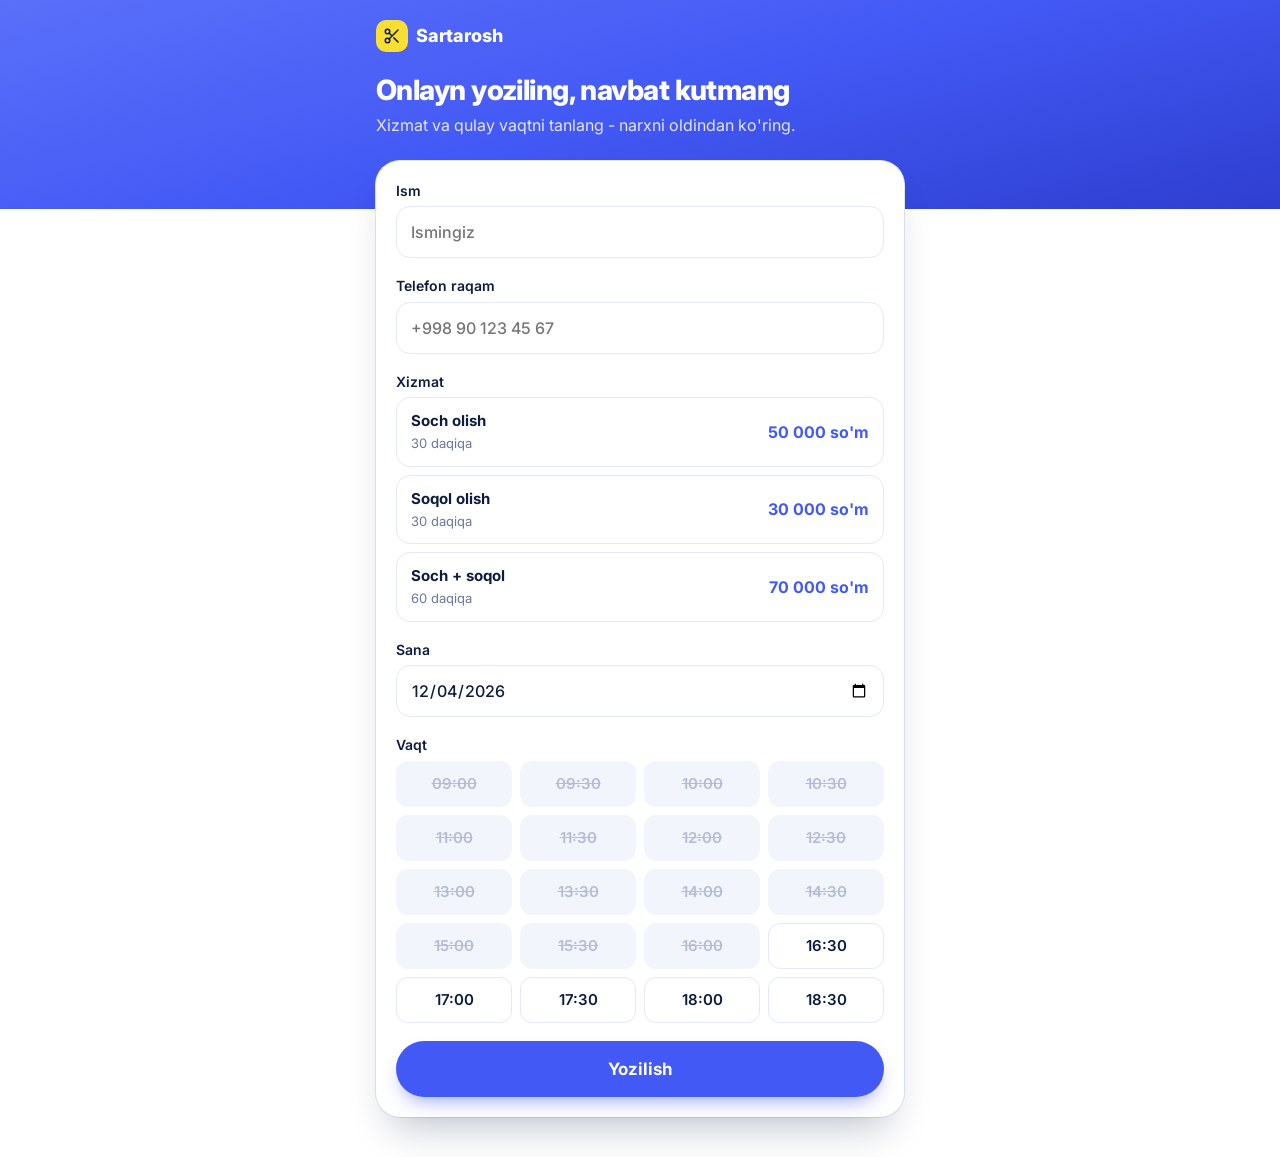
<file: index.html>
﻿<!doctype html>
<html lang="uz">
<head>
<meta charset="utf-8">
<meta name="viewport" content="width=device-width, initial-scale=1">
<title>Sartarosh - Onlayn yozilish</title>
<link rel="preconnect" href="https://fonts.googleapis.com">
<link href="https://fonts.googleapis.com/css2?family=Inter:wght@400;500;600;700;800&display=swap" rel="stylesheet">
<link rel="stylesheet" href="style.css">
</head>
<body>

<header class="hero">
  <div class="wrap">
    <div class="logo"><span class="mark"><svg viewBox="0 0 24 24"><circle cx="6" cy="6" r="3"/><circle cx="6" cy="18" r="3"/><path d="M20 4 8.1 15.9M14.5 14.5 20 20M8.1 8.1 12 12"/></svg></span>Sartarosh</div>
    <h1>Onlayn yoziling, navbat kutmang</h1>
    <p>Xizmat va qulay vaqtni tanlang - narxni oldindan ko'ring.</p>
  </div>
</header>

<main class="wrap">
  <form id="form" class="card" novalidate>

    <div class="field" id="f-name">
      <label for="name">Ism</label>
      <input id="name" type="text" autocomplete="name" placeholder="Ismingiz">
      <div class="err" hidden></div>
    </div>

    <div class="field" id="f-phone">
      <label for="phone">Telefon raqam</label>
      <input id="phone" type="tel" inputmode="numeric" autocomplete="tel" placeholder="+998 90 123 45 67">
      <div class="err" hidden></div>
    </div>

    <div class="field" id="f-service">
      <label>Xizmat</label>
      <div id="services" class="services" role="radiogroup" aria-label="Xizmat"></div>
      <div class="err" hidden></div>
    </div>

    <div class="field" id="f-date">
      <label for="date">Sana</label>
      <input id="date" type="date">
      <div class="err" hidden></div>
    </div>

    <div class="field" id="f-time">
      <label>Vaqt</label>
      <div id="slots" class="slots" role="radiogroup" aria-label="Vaqt"></div>
      <div class="err" hidden></div>
    </div>

    <button type="submit" class="btn">Yozilish</button>
  </form>
</main>

<!-- Tasdiqlash oynasi -->
<div id="modal" class="overlay" hidden>
  <div class="dialog" role="dialog" aria-modal="true" aria-labelledby="m-title">
    <div id="m-confirm">
      <h2 id="m-title">Yozilishni tasdiqlang</h2>
      <dl class="sum">
        <div><dt>Ism</dt><dd id="s-name"></dd></div>
        <div><dt>Telefon</dt><dd id="s-phone"></dd></div>
        <div><dt>Xizmat</dt><dd id="s-service"></dd></div>
        <div><dt>Sana</dt><dd id="s-date"></dd></div>
        <div><dt>Vaqt</dt><dd id="s-time"></dd></div>
        <div class="total"><dt>Narx</dt><dd id="s-price"></dd></div>
      </dl>
      <div id="m-error" class="err big" hidden></div>
      <div class="actions">
        <button type="button" id="btn-back" class="btn ghost">Qayta tanlash</button>
        <button type="button" id="btn-ok" class="btn">Tasdiqlash</button>
      </div>
    </div>
    <div id="m-done" hidden>
      <div class="tick"><svg viewBox="0 0 24 24"><path d="m5 12 5 5 9-10"/></svg></div>
      <h2>Siz muvaffaqiyatli yozildingiz</h2>
      <p id="done-text"></p>
      <button type="button" id="btn-close" class="btn">Yopish</button>
    </div>
  </div>
</div>

<script src="data.js"></script>
<script src="app.js"></script>
</body>
</html>
</file>
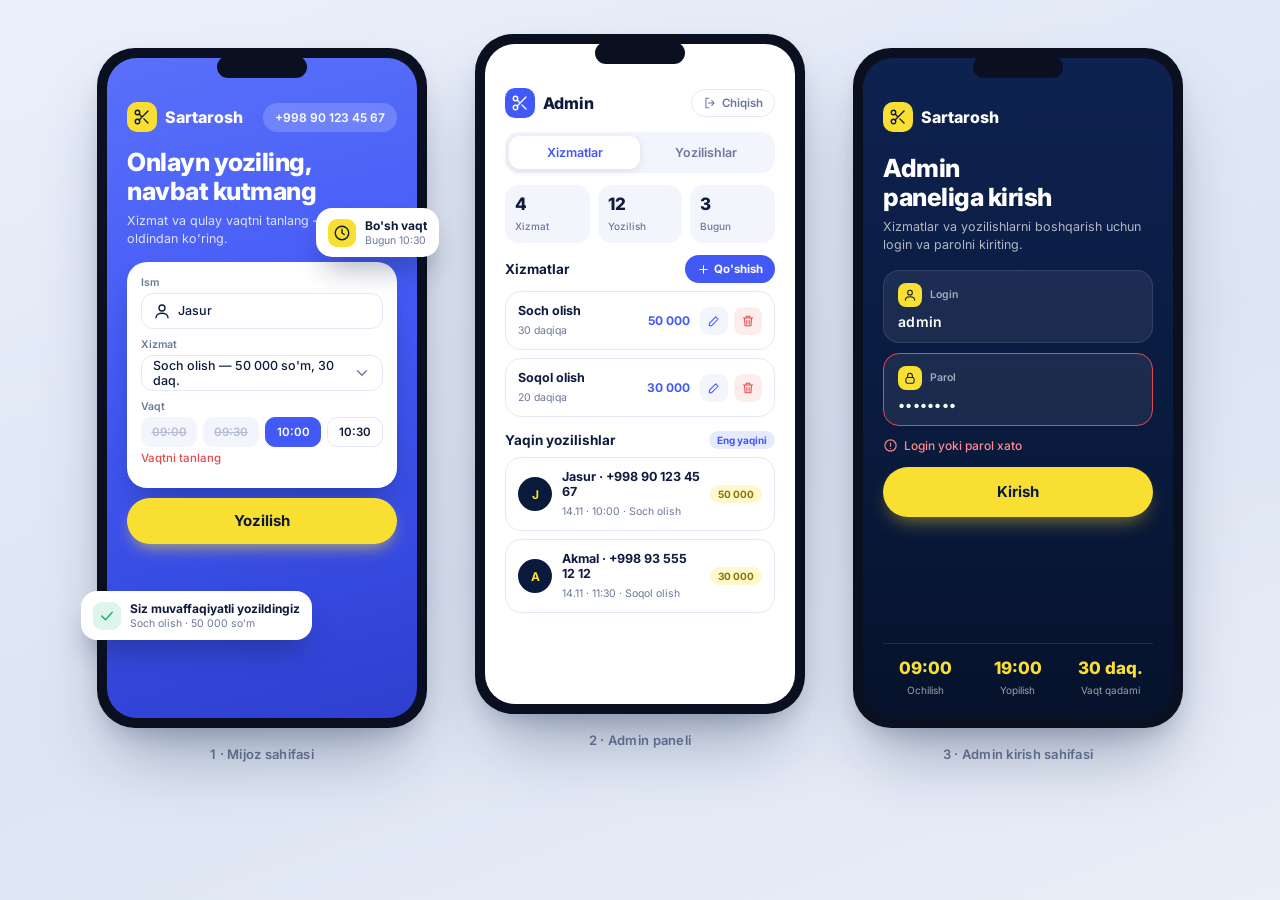
<file: ui_ux/index.html>
<!doctype html>
<html lang="uz">
<head>
<meta charset="utf-8">
<meta name="viewport" content="width=device-width, initial-scale=1">
<title>Sartaroshxona – Onlayn yozilish (UI/UX)</title>
<link rel="preconnect" href="https://fonts.googleapis.com">
<link href="https://fonts.googleapis.com/css2?family=Inter:wght@400;500;600;700;800&display=swap" rel="stylesheet">
<style>
:root{
  --primary:#4359F5; --navy:#091A3D; --white:#FFFFFF; --yellow:#F9DF32;
  --text:#0E1B3D; --muted:#6B7899; --line:#E4E9F5; --soft:#F3F5FD;
  --danger:#E5484D; --ok:#1FA971;
  --phone-w:330px; --phone-h:680px;
}
*{box-sizing:border-box;margin:0;padding:0}
body{
  font-family:'Inter',system-ui,sans-serif; color:var(--text);
  min-height:100vh; background:linear-gradient(160deg,#EAF0FB 0%,#DDE5F3 55%,#E9EEF8 100%);
  display:flex; flex-direction:column; align-items:center; padding:48px 16px 64px;
}
.stage{display:flex; gap:48px; justify-content:center; align-items:center; flex-wrap:wrap; width:100%; max-width:1200px}
.cap{text-align:center; font-size:13px; font-weight:600; color:var(--muted); margin-top:18px; letter-spacing:.02em}
.slot{display:flex; flex-direction:column; align-items:center}
.slot.mid{transform:translateY(-14px)}

/* phone frame */
.phone{
  width:var(--phone-w); height:var(--phone-h); border-radius:38px; padding:10px;
  background:#0B1020; position:relative;
  box-shadow:0 40px 70px -20px rgba(9,26,61,.35),0 12px 24px -8px rgba(9,26,61,.2);
}
.screen{width:100%;height:100%;border-radius:30px;overflow:hidden;position:relative;display:flex;flex-direction:column}
.notch{position:absolute;top:8px;left:50%;transform:translateX(-50%);width:90px;height:22px;background:#0B1020;border-radius:14px;z-index:5}
.pad{padding:44px 20px 20px;flex:1;display:flex;flex-direction:column;min-height:0}

/* icons */
svg.i{width:18px;height:18px;stroke:currentColor;fill:none;stroke-width:1.8;stroke-linecap:round;stroke-linejoin:round;flex:none}

/* shared */
.logo{display:flex;align-items:center;gap:8px;font-weight:800;font-size:16px}
.logo .mark{width:30px;height:30px;border-radius:10px;display:grid;place-items:center;background:var(--yellow);color:var(--navy)}
.btn{display:flex;align-items:center;justify-content:center;gap:8px;height:50px;border-radius:30px;border:0;font:700 15px 'Inter';cursor:pointer;width:100%}
.err{color:var(--danger);font-size:11.5px;font-weight:500;margin-top:4px}

/* ---------- 1. MIJOZ (blue) ---------- */
.p-blue .screen{background:linear-gradient(165deg,#5A70FA 0%,#4359F5 45%,#2E3FD0 100%);color:#fff}
.p-blue .screen{overflow:visible}
.nav{display:flex;justify-content:space-between;align-items:center}
.nav .logo .mark{background:var(--yellow)}
.nav .tel{font-size:12px;font-weight:600;background:rgba(255,255,255,.18);padding:7px 12px;border-radius:20px}
.p-blue h1{font-size:25px;line-height:1.15;font-weight:800;margin:16px 0 6px;letter-spacing:-.02em}
.p-blue .lead{font-size:12.5px;line-height:1.45;color:rgba(255,255,255,.82)}
.form{background:#fff;color:var(--text);border-radius:20px;padding:14px;margin-top:14px;box-shadow:0 18px 30px -12px rgba(9,26,61,.45)}
.fld{margin-bottom:9px}
.fld label{display:block;font-size:10.5px;font-weight:600;color:var(--muted);margin-bottom:4px}
.inp{height:36px;border:1.5px solid var(--line);border-radius:12px;padding:0 11px;display:flex;align-items:center;gap:7px;font-size:12.5px;font-weight:500;background:#fff}
.inp.bad{border-color:var(--danger)}
.inp .ph{color:#9AA5C4}
.inp .r{margin-left:auto;color:var(--muted)}
.slots{display:grid;grid-template-columns:repeat(4,1fr);gap:6px}
.slot-b{height:30px;border-radius:10px;border:1.5px solid var(--line);font-size:11.5px;font-weight:600;display:grid;place-items:center}
.slot-b.on{background:var(--primary);border-color:var(--primary);color:#fff}
.slot-b.off{background:var(--soft);color:#B5BDD6;text-decoration:line-through;border-color:transparent}
.p-blue .btn{background:var(--yellow);color:var(--navy);margin-top:10px;height:46px;box-shadow:0 8px 16px -6px rgba(249,223,50,.7)}
.float{position:absolute;background:#fff;color:var(--text);border-radius:16px;padding:10px 12px;display:flex;gap:9px;align-items:center;font-size:11px;box-shadow:0 18px 30px -10px rgba(9,26,61,.4);z-index:6}
.float b{display:block;font-size:12px}
.float small{color:var(--muted);font-size:10.5px}
.float .ic{width:28px;height:28px;border-radius:9px;display:grid;place-items:center;background:var(--yellow);color:var(--navy)}
.float.ok .ic{background:#DDF5EA;color:var(--ok)}
.float.f1{right:-22px;top:150px}
.float.f2{left:-26px;bottom:78px}

/* ---------- 2. ADMIN PANEL (white) ---------- */
.p-white .screen{background:#fff}
.p-white .pad{padding-top:44px}
.top{display:flex;justify-content:space-between;align-items:center}
.top .logo .mark{background:var(--primary);color:#fff}
.out{display:flex;align-items:center;gap:5px;font-size:11.5px;font-weight:600;color:var(--muted);border:1.5px solid var(--line);border-radius:20px;padding:6px 11px}
.tabs{display:flex;background:var(--soft);border-radius:14px;padding:4px;margin:14px 0 12px}
.tabs div{flex:1;text-align:center;font-size:12.5px;font-weight:600;padding:9px 0;border-radius:11px;color:var(--muted)}
.tabs .on{background:#fff;color:var(--primary);box-shadow:0 2px 8px rgba(9,26,61,.1)}
.stats{display:grid;grid-template-columns:repeat(3,1fr);gap:8px;margin-bottom:12px}
.stat{background:var(--soft);border-radius:14px;padding:9px 10px}
.stat b{font-size:17px;font-weight:800;display:block}
.stat span{font-size:10px;color:var(--muted);font-weight:500}
.row-h{display:flex;justify-content:space-between;align-items:center;margin-bottom:8px}
.row-h h3{font-size:13.5px;font-weight:700}
.add{display:flex;align-items:center;gap:4px;background:var(--primary);color:#fff;font-size:11.5px;font-weight:700;padding:7px 12px;border-radius:20px}
.card{border:1.5px solid var(--line);border-radius:16px;padding:11px 12px;display:flex;align-items:center;gap:10px;margin-bottom:8px}
.card .t{flex:1;min-width:0}
.card .t b{font-size:12.5px;display:block}
.card .t small{font-size:10.5px;color:var(--muted)}
.card .price{font-size:12px;font-weight:700;color:var(--primary);white-space:nowrap}
.acts{display:flex;gap:6px}
.acts span{width:28px;height:28px;border-radius:9px;display:grid;place-items:center;background:var(--soft);color:var(--primary)}
.acts span.d{color:var(--danger);background:#FDECEC}
.acts svg{width:14px;height:14px}
.badge{font-size:10px;font-weight:700;padding:3px 8px;border-radius:20px;background:#E6EAFE;color:var(--primary);white-space:nowrap}
.badge.y{background:#FFF8CC;color:#8A7600}
.avatar{width:34px;height:34px;border-radius:50%;background:var(--navy);color:var(--yellow);display:grid;place-items:center;font-size:12px;font-weight:700;flex:none}
.sheet{margin-top:auto}

/* ---------- 3. KIRISH (navy) ---------- */
.p-navy .screen{background:linear-gradient(180deg,#0E2250 0%,#091A3D 60%,#06122B 100%);color:#fff}
.p-navy .logo .mark{background:var(--yellow)}
.p-navy h2{font-size:25px;line-height:1.15;font-weight:800;margin:22px 0 6px;letter-spacing:-.02em}
.p-navy .lead{font-size:12.5px;color:rgba(255,255,255,.68);line-height:1.45;margin-bottom:16px}
.fc{background:rgba(255,255,255,.07);border:1px solid rgba(255,255,255,.1);border-radius:16px;padding:12px 14px;margin-bottom:10px}
.fc label{font-size:10.5px;font-weight:600;color:rgba(255,255,255,.6);display:flex;align-items:center;gap:8px;margin-bottom:6px}
.fc label .yi{width:24px;height:24px;border-radius:8px;background:var(--yellow);color:var(--navy);display:grid;place-items:center}
.fc label .yi svg{width:14px;height:14px}
.fc .v{font-size:14px;font-weight:600;letter-spacing:.02em}
.fc.bad{border-color:var(--danger)}
.p-navy .err{color:#FF8A8E;font-size:12px;margin:2px 0 10px;display:flex;align-items:center;gap:6px}
.p-navy .btn{background:var(--yellow);color:var(--navy);margin-top:4px;box-shadow:0 10px 20px -8px rgba(249,223,50,.55)}
.bottom{margin-top:auto;display:grid;grid-template-columns:repeat(3,1fr);gap:8px;border-top:1px solid rgba(255,255,255,.12);padding-top:14px}
.bottom div{text-align:center}
.bottom b{display:block;font-size:17px;font-weight:800;color:var(--yellow)}
.bottom span{font-size:10px;color:rgba(255,255,255,.6)}

/* responsive */
@media (max-width:1100px){
  .stage{gap:28px}
  .phone{zoom:.86}
}
@media (max-width:760px){
  .stage{flex-direction:column;gap:48px}
  .slot.mid{transform:none}
  .phone{zoom:1}
  .float.f1{right:-6px}.float.f2{left:-6px}
}
@media (max-width:380px){.phone{zoom:.9}}
</style>
</head>
<body>

<!-- ikonalar -->
<svg width="0" height="0" style="position:absolute">
  <symbol id="scissors" viewBox="0 0 24 24"><circle cx="6" cy="6" r="3"/><circle cx="6" cy="18" r="3"/><path d="M20 4 8.1 15.9M14.5 14.5 20 20M8.1 8.1 12 12"/></symbol>
  <symbol id="cal" viewBox="0 0 24 24"><rect x="3" y="5" width="18" height="16" rx="3"/><path d="M8 3v4M16 3v4M3 10h18"/></symbol>
  <symbol id="clock" viewBox="0 0 24 24"><circle cx="12" cy="12" r="9"/><path d="M12 7v5l3 2"/></symbol>
  <symbol id="user" viewBox="0 0 24 24"><circle cx="12" cy="8" r="4"/><path d="M4 21c0-4 4-6 8-6s8 2 8 6"/></symbol>
  <symbol id="phone" viewBox="0 0 24 24"><path d="M5 4h4l2 5-2.5 1.5a11 11 0 0 0 5 5L15 13l5 2v4a2 2 0 0 1-2 2A16 16 0 0 1 3 6a2 2 0 0 1 2-2z"/></symbol>
  <symbol id="chev" viewBox="0 0 24 24"><path d="m6 9 6 6 6-6"/></symbol>
  <symbol id="check" viewBox="0 0 24 24"><path d="m5 12 5 5 9-10"/></symbol>
  <symbol id="plus" viewBox="0 0 24 24"><path d="M12 5v14M5 12h14"/></symbol>
  <symbol id="edit" viewBox="0 0 24 24"><path d="M4 20h4L19 9l-4-4L4 16v4z"/></symbol>
  <symbol id="trash" viewBox="0 0 24 24"><path d="M4 7h16M10 11v6M14 11v6M6 7l1 13h10l1-13M9 7V4h6v3"/></symbol>
  <symbol id="logout" viewBox="0 0 24 24"><path d="M10 4H5v16h5M15 8l4 4-4 4M19 12H9"/></symbol>
  <symbol id="lock" viewBox="0 0 24 24"><rect x="5" y="11" width="14" height="10" rx="3"/><path d="M8 11V8a4 4 0 0 1 8 0v3"/></symbol>
  <symbol id="alert" viewBox="0 0 24 24"><circle cx="12" cy="12" r="9"/><path d="M12 8v5M12 16.5v.01"/></symbol>
</svg>

<main class="stage">

  <!-- 1. MIJOZ SAHIFASI -->
  <div class="slot">
    <div class="phone p-blue">
      <div class="notch"></div>
      <div class="screen"><div class="pad">
        <div class="nav">
          <div class="logo"><span class="mark"><svg class="i"><use href="#scissors"/></svg></span>Sartarosh</div>
          <span class="tel">+998 90 123 45 67</span>
        </div>
        <h1>Onlayn yoziling,<br>navbat kutmang</h1>
        <p class="lead">Xizmat va qulay vaqtni tanlang — narxni oldindan ko'ring.</p>

        <div class="form">
          <div class="fld"><label>Ism</label><div class="inp"><svg class="i"><use href="#user"/></svg>Jasur</div></div>
          <div class="fld"><label>Xizmat</label>
            <div class="inp"><span>Soch olish — 50 000 so'm, 30 daq.</span><svg class="i r"><use href="#chev"/></svg></div></div>
          <div class="fld"><label>Vaqt</label>
            <div class="slots">
              <div class="slot-b off">09:00</div><div class="slot-b off">09:30</div>
              <div class="slot-b on">10:00</div><div class="slot-b">10:30</div>
            </div>
            <div class="err">Vaqtni tanlang</div>
          </div>
        </div>
        <button class="btn">Yozilish</button>
      </div>
      <div class="float f1"><span class="ic"><svg class="i"><use href="#clock"/></svg></span><div><b>Bo'sh vaqt</b><small>Bugun 10:30</small></div></div>
      <div class="float ok f2"><span class="ic"><svg class="i"><use href="#check"/></svg></span><div><b>Siz muvaffaqiyatli yozildingiz</b><small>Soch olish · 50 000 so'm</small></div></div>
      </div>
    </div>
    <div class="cap">1 · Mijoz sahifasi</div>
  </div>

  <!-- 2. ADMIN PANELI -->
  <div class="slot mid">
    <div class="phone p-white">
      <div class="notch"></div>
      <div class="screen"><div class="pad">
        <div class="top">
          <div class="logo"><span class="mark"><svg class="i"><use href="#scissors"/></svg></span>Admin</div>
          <span class="out"><svg class="i" style="width:14px;height:14px"><use href="#logout"/></svg>Chiqish</span>
        </div>
        <div class="tabs"><div class="on">Xizmatlar</div><div>Yozilishlar</div></div>
        <div class="stats">
          <div class="stat"><b>4</b><span>Xizmat</span></div>
          <div class="stat"><b>12</b><span>Yozilish</span></div>
          <div class="stat"><b>3</b><span>Bugun</span></div>
        </div>
        <div class="row-h"><h3>Xizmatlar</h3><span class="add"><svg class="i" style="width:13px;height:13px"><use href="#plus"/></svg>Qo'shish</span></div>

        <div class="card"><div class="t"><b>Soch olish</b><small>30 daqiqa</small></div><span class="price">50 000</span>
          <div class="acts"><span><svg class="i"><use href="#edit"/></svg></span><span class="d"><svg class="i"><use href="#trash"/></svg></span></div></div>
        <div class="card"><div class="t"><b>Soqol olish</b><small>20 daqiqa</small></div><span class="price">30 000</span>
          <div class="acts"><span><svg class="i"><use href="#edit"/></svg></span><span class="d"><svg class="i"><use href="#trash"/></svg></span></div></div>

        <div class="row-h" style="margin-top:6px"><h3>Yaqin yozilishlar</h3><span class="badge">Eng yaqini</span></div>
        <div class="card"><div class="avatar">J</div><div class="t"><b>Jasur · +998 90 123 45 67</b><small>14.11 · 10:00 · Soch olish</small></div><span class="badge y">50 000</span></div>
        <div class="card"><div class="avatar">A</div><div class="t"><b>Akmal · +998 93 555 12 12</b><small>14.11 · 11:30 · Soqol olish</small></div><span class="badge y">30 000</span></div>
      </div></div>
    </div>
    <div class="cap">2 · Admin paneli</div>
  </div>

  <!-- 3. ADMIN KIRISH -->
  <div class="slot">
    <div class="phone p-navy">
      <div class="notch"></div>
      <div class="screen"><div class="pad">
        <div class="logo"><span class="mark"><svg class="i"><use href="#scissors"/></svg></span>Sartarosh</div>
        <h2>Admin<br>paneliga kirish</h2>
        <p class="lead">Xizmatlar va yozilishlarni boshqarish uchun login va parolni kiriting.</p>

        <div class="fc"><label><span class="yi"><svg class="i"><use href="#user"/></svg></span>Login</label><div class="v">admin</div></div>
        <div class="fc bad"><label><span class="yi"><svg class="i"><use href="#lock"/></svg></span>Parol</label><div class="v">••••••••</div></div>
        <div class="err"><svg class="i" style="width:15px;height:15px"><use href="#alert"/></svg>Login yoki parol xato</div>
        <button class="btn">Kirish</button>

        <div class="bottom">
          <div><b>09:00</b><span>Ochilish</span></div>
          <div><b>19:00</b><span>Yopilish</span></div>
          <div><b>30 daq.</b><span>Vaqt qadami</span></div>
        </div>
      </div></div>
    </div>
    <div class="cap">3 · Admin kirish sahifasi</div>
  </div>

</main>
</body>
</html>
</file>
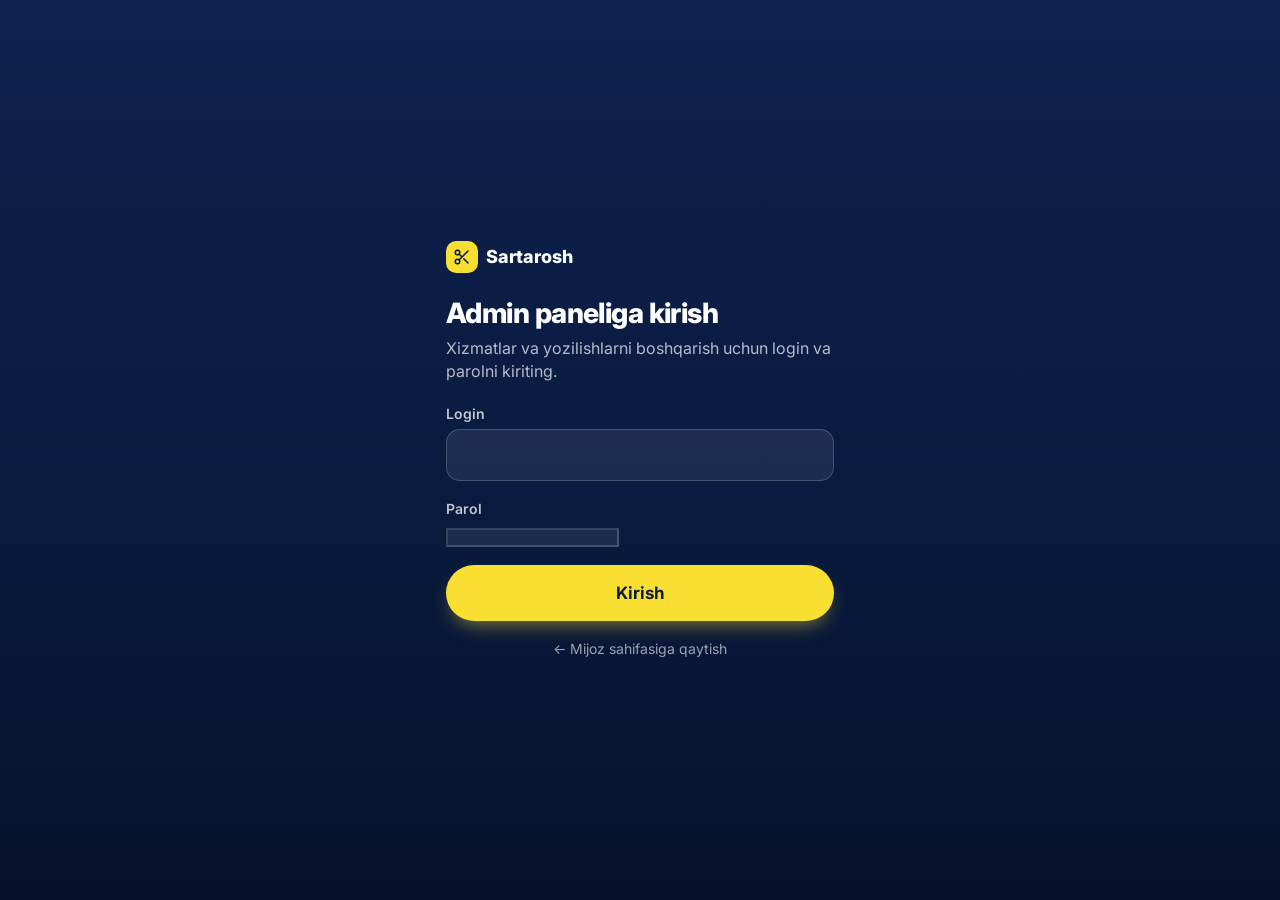
<file: admin.html>
﻿<!doctype html>
<html lang="uz">
<head>
<meta charset="utf-8">
<meta name="viewport" content="width=device-width, initial-scale=1">
<title>Admin kirish - Sartarosh</title>
<link rel="preconnect" href="https://fonts.googleapis.com">
<link href="https://fonts.googleapis.com/css2?family=Inter:wght@400;500;600;700;800&display=swap" rel="stylesheet">
<link rel="stylesheet" href="style.css">
<link rel="stylesheet" href="admin.css">
</head>
<body class="login">
<main class="box">
  <div class="logo"><span class="mark"><svg viewBox="0 0 24 24"><circle cx="6" cy="6" r="3"/><circle cx="6" cy="18" r="3"/><path d="M20 4 8.1 15.9M14.5 14.5 20 20M8.1 8.1 12 12"/></svg></span>Sartarosh</div>
  <h1>Admin paneliga kirish</h1>
  <p class="lead">Xizmatlar va yozilishlarni boshqarish uchun login va parolni kiriting.</p>

  <form id="form" novalidate>
    <div class="field" id="f-login">
      <label for="login">Login</label>
      <input id="login" type="text" autocomplete="username" autocapitalize="none">
      <div class="err" hidden></div>
    </div>
    <div class="field" id="f-pass">
      <label for="pass">Parol</label>
      <input id="pass" type="password" autocomplete="current-password">
      <div class="err" hidden></div>
    </div>
    <div id="auth-err" class="err" hidden style="margin:-4px 0 14px;font-size:14px">Login yoki parol xato</div>
    <button type="submit" class="btn">Kirish</button>
  </form>
  <a class="back" href="index.html">&larr; Mijoz sahifasiga qaytish</a>
</main>
<script src="data.js"></script>
<script src="admin-login.js"></script>
</body>
</html>
</file>
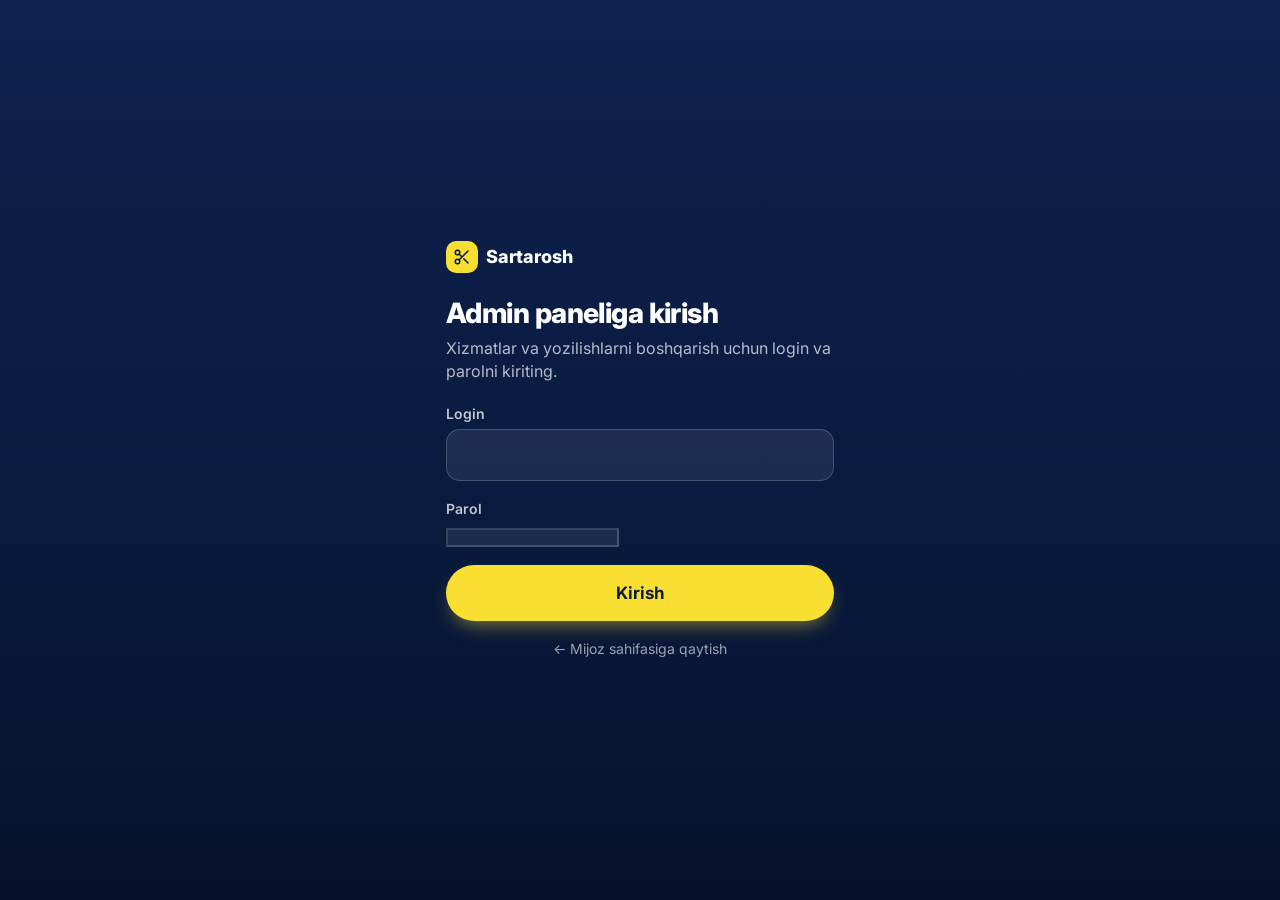
<file: panel.html>
﻿<!doctype html>
<html lang="uz">
<head>
<meta charset="utf-8">
<meta name="viewport" content="width=device-width, initial-scale=1">
<title>Admin paneli - Sartarosh</title>
<link rel="preconnect" href="https://fonts.googleapis.com">
<link href="https://fonts.googleapis.com/css2?family=Inter:wght@400;500;600;700;800&display=swap" rel="stylesheet">
<link rel="stylesheet" href="style.css">
<link rel="stylesheet" href="admin.css">
</head>
<body hidden>

<div class="bar"><div class="wrap">
  <div class="logo"><span class="mark"><svg viewBox="0 0 24 24"><circle cx="6" cy="6" r="3"/><circle cx="6" cy="18" r="3"/><path d="M20 4 8.1 15.9M14.5 14.5 20 20M8.1 8.1 12 12"/></svg></span>Admin</div>
  <button type="button" id="btn-logout" class="btn ghost sm">Chiqish</button>
</div></div>

<main class="page">
  <div class="tabs" role="tablist">
    <button type="button" role="tab" id="tab-services" aria-selected="true">Xizmatlar</button>
    <button type="button" role="tab" id="tab-bookings" aria-selected="false">Yozilishlar</button>
  </div>

  <section id="sec-services">
    <div class="head"><h2>Xizmatlar</h2><button type="button" id="btn-add" class="btn sm">+ Qo'shish</button></div>
    <div id="svc-list" class="list"></div>
  </section>

  <section id="sec-bookings" hidden>
    <div class="head"><h2>Yozilishlar</h2></div>
    <div class="tablewrap">
      <table>
        <thead><tr><th>Sana</th><th>Vaqt</th><th>Mijoz ismi</th><th>Telefon</th><th>Xizmat</th><th class="num">Narx</th></tr></thead>
        <tbody id="bk-body"></tbody>
      </table>
    </div>
  </section>
</main>

<!-- Xizmat qo'shish / tahrirlash -->
<div id="modal-form" class="overlay" hidden>
  <form class="dialog" id="svc-form" novalidate aria-labelledby="mf-title">
    <h2 id="mf-title">Yangi xizmat</h2>
    <div class="field" id="f-name">
      <label for="svc-name">Xizmat nomi</label>
      <input id="svc-name" type="text" placeholder="Masalan: Soch olish">
      <div class="err" hidden></div>
    </div>
    <div class="field" id="f-price">
      <label for="svc-price">Narxi (so'mda)</label>
      <input id="svc-price" type="text" inputmode="numeric" placeholder="50000">
      <div class="err" hidden></div>
    </div>
    <div class="field" id="f-duration">
      <label for="svc-duration">Davomiyligi (daqiqada)</label>
      <input id="svc-duration" type="text" inputmode="numeric" placeholder="30">
      <div class="err" hidden></div>
    </div>
    <div class="actions">
      <button type="button" id="mf-cancel" class="btn ghost">Bekor qilish</button>
      <button type="submit" class="btn">Saqlash</button>
    </div>
  </form>
</div>

<!-- O'chirishni tasdiqlash -->
<div id="modal-del" class="overlay" hidden>
  <div class="dialog" role="dialog" aria-modal="true" aria-labelledby="md-title">
    <h2 id="md-title">Xizmatni o'chirasizmi?</h2>
    <p class="msg" id="md-text"></p>
    <div class="actions">
      <button type="button" id="md-cancel" class="btn ghost">Bekor qilish</button>
      <button type="button" id="md-ok" class="btn danger">O'chirish</button>
    </div>
  </div>
</div>

<div id="toast" class="toast" hidden></div>
<script src="data.js"></script>
<script src="panel.js"></script>
</body>
</html>
</file>
<file: style.css>
:root{
  --primary:#4359F5; --navy:#091A3D; --yellow:#F9DF32;
  --text:#0E1B3D; --muted:#6B7899; --line:#E4E9F5; --soft:#F3F5FD; --danger:#E5484D; --ok:#1FA971;
}
*{box-sizing:border-box;margin:0;padding:0}
body{font-family:'Inter',system-ui,sans-serif;color:var(--text);background:#fff;font-size:16px;line-height:1.4}
.wrap{max-width:560px;margin:0 auto;padding:0 16px}

.hero{background:linear-gradient(165deg,#5A70FA 0%,#4359F5 50%,#2E3FD0 100%);color:#fff;padding:20px 0 72px}
.logo{display:flex;align-items:center;gap:8px;font-weight:800;font-size:18px}
.logo .mark{width:32px;height:32px;border-radius:10px;background:var(--yellow);color:var(--navy);display:grid;place-items:center}
.logo .mark svg,.tick svg{width:18px;height:18px;stroke:currentColor;fill:none;stroke-width:2;stroke-linecap:round;stroke-linejoin:round}
.tick svg{width:32px;height:32px;stroke-width:2.5}
.hero h1{font-size:28px;line-height:1.15;font-weight:800;letter-spacing:-.02em;margin:22px 0 8px}
.hero p{color:rgba(255,255,255,.85)}

.card{background:#fff;border-radius:24px;padding:20px;margin:-48px 0 40px;box-shadow:0 24px 40px -16px rgba(9,26,61,.28),0 0 0 1px var(--line)}
.field{margin-bottom:18px}
label{display:block;font-size:14px;font-weight:600;margin-bottom:6px}
input[type=text],input[type=tel],input[type=date]{
  width:100%;height:52px;border:1.5px solid var(--line);border-radius:14px;padding:0 14px;font:500 16px 'Inter';color:var(--text);background:#fff}
input:focus{outline:none;border-color:var(--primary);box-shadow:0 0 0 3px rgba(67,89,245,.18)}
.field.bad input{border-color:var(--danger)}
.err{color:var(--danger);font-size:13px;font-weight:500;margin-top:6px}
.err.big{font-size:14px;background:#FDECEC;border-radius:12px;padding:10px 12px;margin:0 0 12px}

.services{display:grid;gap:8px}
.svc{display:flex;justify-content:space-between;align-items:center;gap:12px;text-align:left;width:100%;
  border:1.5px solid var(--line);background:#fff;border-radius:14px;padding:12px 14px;font:inherit;color:inherit;cursor:pointer}
.svc b{display:block;font-size:15px}
.svc small{color:var(--muted);font-size:13px}
.svc .p{font-weight:700;color:var(--primary);white-space:nowrap}
.svc[aria-checked=true]{border-color:var(--primary);background:#EEF1FE}
.field.bad .services{outline:1.5px solid var(--danger);outline-offset:3px;border-radius:14px}
.empty{color:var(--muted);font-size:14px}

.slots{display:grid;grid-template-columns:repeat(4,1fr);gap:8px}
.slot{height:46px;border-radius:12px;border:1.5px solid var(--line);background:#fff;font:600 15px 'Inter';color:var(--text);cursor:pointer}
.slot[aria-checked=true]{background:var(--primary);border-color:var(--primary);color:#fff}
.slot:disabled{background:var(--soft);color:#B5BDD6;border-color:transparent;text-decoration:line-through;cursor:not-allowed}

.btn{display:flex;align-items:center;justify-content:center;width:100%;height:56px;border:0;border-radius:30px;
  background:var(--primary);color:#fff;font:700 17px 'Inter';cursor:pointer;box-shadow:0 10px 20px -8px rgba(67,89,245,.6)}
.btn:active{transform:translateY(1px)}
.btn.ghost{background:#fff;color:var(--primary);border:1.5px solid var(--primary);box-shadow:none}
button:focus-visible{outline:3px solid rgba(67,89,245,.4);outline-offset:2px}

.overlay{position:fixed;inset:0;background:rgba(9,26,61,.55);display:flex;align-items:flex-end;justify-content:center;padding:0;z-index:10}
.overlay[hidden]{display:none}
.dialog{background:#fff;width:100%;max-width:480px;border-radius:28px 28px 0 0;padding:24px 20px 20px;max-height:92vh;overflow:auto}
.dialog h2{font-size:22px;font-weight:800;margin-bottom:14px}
.sum{margin-bottom:16px}
.sum div{display:flex;justify-content:space-between;gap:16px;padding:10px 0;border-bottom:1px solid var(--line)}
.sum dt{color:var(--muted);font-size:14px}
.sum dd{font-weight:600;text-align:right}
.sum .total dd{color:var(--primary);font-size:18px;font-weight:800}
.sum .total{border-bottom:0}
.actions{display:grid;grid-template-columns:1fr 1fr;gap:10px}
.tick{width:64px;height:64px;border-radius:50%;background:#DDF5EA;color:var(--ok);display:grid;place-items:center;font-size:32px;font-weight:800;margin:0 auto 14px}
#m-done{text-align:center}
#m-done p{color:var(--muted);margin:-4px 0 18px}

@media (min-width:600px){
  .overlay{align-items:center;padding:16px}
  .dialog{border-radius:28px}
}
@media (max-width:360px){.slots{grid-template-columns:repeat(3,1fr)}.actions{grid-template-columns:1fr}}
</file>
<file: admin.css>
/* Admin sahifalari (style.css ustiga qo'shimcha) */
.btn.sm{height:42px;width:auto;padding:0 18px;font-size:14px;box-shadow:none}
.btn.danger{background:var(--danger);box-shadow:none}
.btn.ghost.sm{border-width:1.5px}

/* --- Kirish sahifasi --- */
body.login{min-height:100vh;background:linear-gradient(180deg,#0E2250 0%,#091A3D 60%,#06122B 100%);color:#fff;display:flex;flex-direction:column}
.login .box{width:100%;max-width:420px;margin:auto;padding:24px 16px}
.login .logo .mark{background:var(--yellow)}
.login h1{font-size:28px;line-height:1.15;font-weight:800;letter-spacing:-.02em;margin:24px 0 8px}
.login .lead{color:rgba(255,255,255,.7);margin-bottom:22px}
.login label{color:rgba(255,255,255,.75)}
.login input{background:rgba(255,255,255,.08);border-color:rgba(255,255,255,.18);color:#fff}
.login input::placeholder{color:rgba(255,255,255,.4)}
.login .field.bad input{border-color:#FF8A8E}
.login .err{color:#FF8A8E}
.login .btn{background:var(--yellow);color:var(--navy);box-shadow:0 10px 20px -8px rgba(249,223,50,.55)}
.login .back{display:block;text-align:center;margin-top:18px;color:rgba(255,255,255,.6);font-size:14px;text-decoration:none}

/* --- Panel --- */
.bar{border-bottom:1px solid var(--line);background:#fff;position:sticky;top:0;z-index:5}
.bar .wrap{display:flex;align-items:center;justify-content:space-between;height:64px}
.bar .logo .mark{background:var(--primary);color:#fff}
.page{max-width:900px;margin:0 auto;padding:20px 16px 48px}
.tabs{display:flex;background:var(--soft);border-radius:16px;padding:4px;margin-bottom:20px}
.tabs button{flex:1;height:46px;border:0;border-radius:13px;background:none;font:600 15px 'Inter';color:var(--muted);cursor:pointer}
.tabs button[aria-selected=true]{background:#fff;color:var(--primary);box-shadow:0 2px 8px rgba(9,26,61,.1)}
.head{display:flex;justify-content:space-between;align-items:center;gap:12px;margin-bottom:14px}
.head h2{font-size:20px;font-weight:800}

.list{display:grid;gap:10px}
.item{display:flex;align-items:center;gap:12px;border:1.5px solid var(--line);border-radius:16px;padding:14px}
.item .t{flex:1;min-width:0}
.item .t b{display:block;font-size:16px;overflow-wrap:anywhere}
.item .t small{color:var(--muted);font-size:13px}
.item .price{font-weight:700;color:var(--primary);white-space:nowrap}
.acts{display:flex;gap:8px}
.ib{width:42px;height:42px;border-radius:12px;border:0;background:var(--soft);color:var(--primary);font-size:13px;font-weight:700;cursor:pointer}
.ib.d{background:#FDECEC;color:var(--danger)}

.tablewrap{overflow-x:auto;border:1.5px solid var(--line);border-radius:16px}
table{width:100%;border-collapse:collapse;min-width:640px;font-size:14px}
th{background:var(--soft);text-align:left;font-weight:600;color:var(--muted);font-size:13px}
th,td{padding:12px 14px;border-bottom:1px solid var(--line);white-space:nowrap}
tr:last-child td{border-bottom:0}
td.num,th.num{text-align:right}

.form-modal{display:grid;gap:0}
.dialog .field{margin-bottom:14px}
.dialog p.msg{color:var(--muted);margin-bottom:16px}
.toast{position:fixed;left:50%;bottom:20px;transform:translateX(-50%);background:var(--navy);color:#fff;padding:12px 18px;border-radius:14px;font-weight:600;z-index:20}
.toast[hidden]{display:none}
@media (max-width:480px){.item{flex-wrap:wrap}.item .price{order:3}}
</file>
